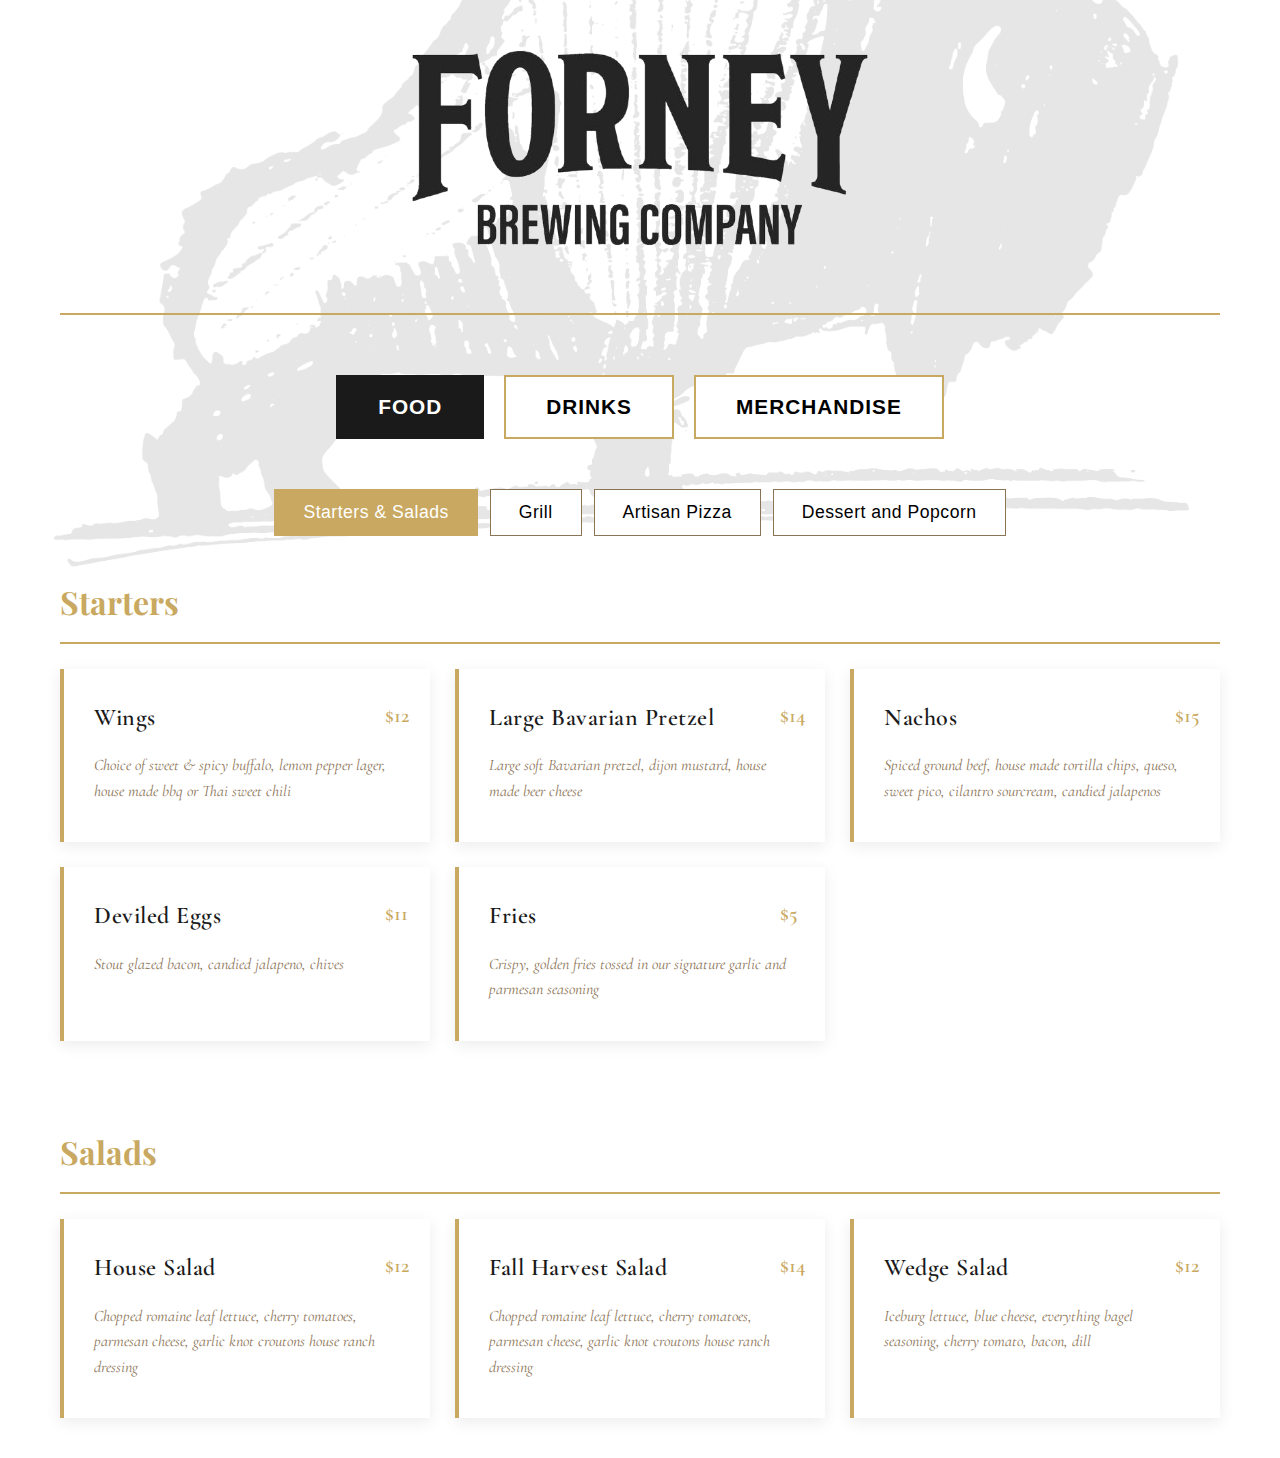
<file: menu.html>
<!DOCTYPE html>
<html lang="en">
<head>
    <meta charset="UTF-8">
    <meta name="viewport" content="width=device-width, initial-scale=1.0">
    <title>FBC Menu</title>
    <link href="https://fonts.googleapis.com/css2?family=Playfair+Display:wght@700;900&family=Cormorant+Garamond:wght@300;400;600&display=swap" rel="stylesheet">
    <link href="default.css" rel="stylesheet" type="text/css">
    <style>
        body {
            background-image: url(FBC_Logo_Buffalo.png); /* Link to your image */
            background-repeat: no-repeat;           /* Prevents the image from tiling */
            background-size: cover;                 /* Stretches image to fill the screen */
            background-attachment: fixed;           /* Keeps background still while scrolling */
            background-position: bottom;             /* Centers the image */
            background-color: rgba(255, 255, 255, 0.9); /* Fallback color with slight transparency */
            background-blend-mode: lighten;         /* Blends the background color with the image */
        }
</style>
</head>
<body>
    <div class="container">
        <header>
            <img src="FBC_LOGO.png" alt="Forney Brewing Company" style="max-width: 500px; width: 100%; height: auto; margin-bottom: 20px;">
            <!-- <p class="tagline">Crafted with passion, served with pride</p> -->
        </header>

        <div class="main-tabs">
            <button class="main-tab active" data-section="food">Food</button>
            <button class="main-tab" data-section="drinks">Drinks</button>
            <button class="main-tab" data-section="merchandise">Merchandise</button>
        </div>

        <!-- FOOD SECTION -->
        <div class="main-content active" id="food">
            <div class="sub-tabs">
                <button class="sub-tab active" data-category="starters">Starters & Salads</button>
                <button class="sub-tab" data-category="grill">Grill</button>
                <button class="sub-tab" data-category="pizza">Artisan Pizza</button>
                <button class="sub-tab" data-category="dessert">Dessert and Popcorn</button>
            </div>
        <!-- Starters -->
            <div class="menu-items active" id="starters">
                <div style="grid-column: 1 / -1; margin-bottom: 20px;">
                    <h2 style="font-family: 'Playfair Display', serif; font-size: 2rem; color: var(--secondary); margin-bottom: 25px; padding-bottom: 15px; border-bottom: 2px solid var(--secondary);">Starters</h2>
                    <div style="display: grid; grid-template-columns: repeat(auto-fit, minmax(300px, 1fr)); gap: 25px;">
                
                <div class="menu-item">
                    <div class="menu-item-title-price">
                        <div class="item-name">Wings</div>
                        <div class="item-price">$12</div>
                    </div>
                    <div class="menu-item-description">Choice of sweet & spicy buffalo, lemon pepper lager, house made bbq or Thai sweet chili</div>
                    
                </div>
                <div class="menu-item">
                    <div class="menu-item-title-price">
                        <div class="item-name">Large Bavarian Pretzel</div>
                        <div class="item-price">$14</div>
                    </div>
                    <div class="menu-item-description">Large soft Bavarian pretzel, dijon mustard, house made beer cheese</div>
                </div>
                <div class="menu-item">
                    <div class="menu-item-title-price">
                        <div class="item-name">Nachos</div>
                        <div class="item-price">$15</div>
                    </div>
                    <div class="menu-item-description">Spiced ground beef, house made tortilla chips, queso, sweet pico, cilantro sourcream, candied jalapenos</div>
                </div>
                <div class="menu-item">
                    <div class="menu-item-title-price">
                        <div class="item-name">Deviled Eggs</div>
                        <div class="item-price">$11</div>
                    </div>
                    <div class="menu-item-description">Stout glazed bacon, candied jalapeno, chives</div>
                </div>
                <div class="menu-item">
                    <div class="menu-item-title-price">
                        <div class="item-name">Fries</div>
                        <div class="item-price">$5</div>
                    </div>
                    <div style="font-size: 1rem; color: var(--accent); margin: 8px 0; font-style: italic;">Crispy, golden fries tossed in our signature garlic and parmesan seasoning</div>
                </div>
                </div>
                </div>
        <!-- Salads -->
                <div style="grid-column: 1 / -1; margin-top: 40px;">
                    <h2 style="font-family: 'Playfair Display', serif; font-size: 2rem; color: var(--secondary); margin-bottom: 25px; padding-bottom: 15px; border-bottom: 2px solid var(--secondary);">Salads</h2>
                    <div style="display: grid; grid-template-columns: repeat(auto-fit, minmax(300px, 1fr)); gap: 25px;">
                <div class="menu-item">
                    <div class="menu-item-title-price">
                        <div class="item-name">House Salad</div>
                        <div class="item-price">$12</div>
                    </div>    
                    <div class="menu-item-description">Chopped romaine leaf lettuce, cherry tomatoes, parmesan cheese, garlic knot croutons house ranch dressing</div>
                </div>
                <div class="menu-item">
                    <div class="menu-item-title-price">
                        <div class="item-name">Fall Harvest Salad</div>
                        <div class="item-price">$14</div>
                    </div>
                    <div class="menu-item-description">Chopped romaine leaf lettuce, cherry tomatoes, parmesan cheese, garlic knot croutons house ranch dressing</div>
                </div>
                <div class="menu-item">
                    <div class="menu-item-title-price">
                        <div class="item-name">Wedge Salad</div>
                        <div class="item-price">$12</div>
                    </div>
                    <div class="menu-item-description">Iceburg lettuce, blue cheese, everything bagel seasoning, cherry tomato, bacon, dill</div>
                </div>
                    </div>
                </div>
            </div>
        <!-- GRILL -->
            <div class="menu-items" id="grill">
                <div style="grid-column: 1 / -1; margin-bottom: 20px;">
        <!-- Burgers and Sandwiches -->
                    <h2 style="font-family: 'Playfair Display', serif; font-size: 2rem; color: var(--secondary); margin-bottom: 25px; padding-bottom: 15px; border-bottom: 2px solid var(--secondary);">Burgers and Sandwiches</h2>
                    <div style="display: grid; grid-template-columns: repeat(auto-fit, minmax(300px, 1fr)); gap: 25px;"> 
                <div class="menu-item">
                    <div class="menu-item-title-price">
                        <div class="item-name">Classic Smash Burger</div>
                        <div class="item-price">$15</div>
                    </div>
                    <div class="menu-item-description">Smash patty, American cheese, burger sauce, lettuce, tomato, red onions, pickles, garlic butter bun and fries</div>
                </div>
                <div class="menu-item">
                    <div class="menu-item-title-price">
                        <div class="item-name">Brew Smash Burger</div>
                        <div class="item-price">$16</div>
                    </div>
                    <div class="menu-item-description">Smash patty, cheddar, ale bacon onion jam, garlic butter bun and fries</div>
                </div>
                <div class="menu-item">
                    <div class="menu-item-title-price">
                        <div class="item-name">Boat to Miami (Cuban)</div>
                        <div class="item-price">$16</div>
                    </div>
                    <div class="menu-item-description">Smoked mojo pork shoulder, ham, swiss, dijon, pickles, grilled hoagie roll, fries</div>
                </div>
                <div class="menu-item">
                    <div class="menu-item-title-price">
                        <div class="item-name">Italian Beef</div>
                        <div class="item-price">$18</div>
                    </div>
                    <div class="menu-item-description">Slow roasted beef, mayo, giardiniera, au jus, hoagie roll, fries</div>
                </div>
            </div>
            </div>
        <!-- Chicken -->
                <div style="grid-column: 1 / -1; margin-bottom: 20px;">
                    <h2 style="font-family: 'Playfair Display', serif; font-size: 2rem; color: var(--secondary); margin-bottom: 25px; padding-bottom: 15px; border-bottom: 2px solid var(--secondary);">Chicken</h2>
                    <div style="display: grid; grid-template-columns: repeat(auto-fit, minmax(300px, 1fr)); gap: 25px;">                
                
                
                <div class="menu-item">
                    <div class="menu-item-title-price"> 
                        <div class="item-name">Jo. Will Eat Chicken Sandwich</div>
                        <div class="item-price">$20</div>
                    </div>
                    <div class="menu-item-description">Two sweet heat buttermilk fried chicken breasts, house ranch, bacon, pickles, garlic butter bun and fries</div>
                </div>
                <div class="menu-item">
                    <div class="menu-item-title-price">
                        <div class="item-name">Crispy Chicken Sandwich </div>
                        <div class="item-price">$15</div>
                    </div>                    
                    <div class="menu-item-description">Buttermilk fried chicken, house ranch, pickles, garlic butter bun and fries</div>
                    <div class="menu-item-description" style="color: #d32f2f;">Make it Forney Hot</div>
                </div>
                <div class="menu-item">
                    <div class="menu-item-title-price">
                        <div class="item-name">Tossed Chicken Tenders</div>
                        <div class="item-price">$15</div>
                    </div>
                    <div class="menu-item-description">Choice of sweet & spicy buffalo, lemon pepper lager, house made bbq or Thai sweet chili</div>
                </div>
                    </div>
                </div>
        <!-- Kids Menu -->
                <div style="grid-column: 1 / -1; margin-bottom: 20px;">
                    <h2 style="font-family: 'Playfair Display', serif; font-size: 2rem; color: var(--secondary); margin-bottom: 25px; padding-bottom: 15px; border-bottom: 2px solid var(--secondary);">Kids</h2>
                    <div style="display: grid; grid-template-columns: repeat(auto-fit, minmax(300px, 1fr)); gap: 25px;">
                <div class="menu-item">
                    <div class="menu-item-title-price">
                        <div class="item-name">Child Burger</div>
                        <div class="item-price">$10</div>
                    </div>
                    <div class="menu-item-description">Smash patty, American cheese, pickles, and fries</div>
                </div>
                <div class="menu-item">
                    <div class="menu-item-title-price">
                        <div class="item-name">Child Chicken Tenders</div>
                        <div class="item-price">$10</div>
                    </div>
                    <div class="menu-item-description">Three Fried Chicken Tenders and Fries</div>
                </div>
                    </div>
                </div>    
            </div>
        <!-- PIZZA SECTION -->
            <div class="menu-items" id="pizza">
                <div class="menu-item">
                    <div class="menu-item-title-price">
                        <div class="item-name">Cheese</div>
                        <div class="item-price">$15</div>
                    </div>
                    <div class="menu-item-description">Crushed san marzanno tomato, mozzarella</div>
                </div>
                <div class="menu-item">
                    <div class="menu-item-title-price">
                        <div class="item-name">Margherita</div>
                        <div class="item-price">$15</div>
                    </div>
                    <div class="menu-item-description">Fresh mozzarella, basil, and tomato sauce</div>
                </div>                
                <div class="menu-item">
                    <div class="menu-item-title-price">
                        <div class="item-name">Pepperoni</div>
                        <div class="item-price">$16</div>
                    </div>
                    <div class="menu-item-description">Crushed san marzano tomato, pepperoni, mozzarella</div>
                </div>
                <div class="menu-item">
                    <div class="menu-item-title-price">
                        <div class="item-name">Chicken Pesto</div>
                        <div class="item-price">$17</div>
                    </div>
                    <div class="menu-item-description">House made alfredo sauce, mozzarella, grilled chicken, red onion, texas pecan pesto</div>
                </div>
                <div class="menu-item">
                    <div class="menu-item-title-price">
                        <div class="item-name">Forney Hot</div>
                        <div class="item-price">$17</div>
                    </div>
                    <div class="menu-item-description">Crushed san marzanno tomato, crisp chicken, pickles, mozzarella, "Forney Hot" sauce</div>
                </div>
            </div>
        <!-- DESSERT SECTION -->
            <div class="menu-items" id="dessert">
                <div class="menu-item">
                    <div class="menu-item-title-price">
                        <div class="item-name">Sticky Toffee Pudding</div>
                        <div class="item-price">$13</div>
                    </div>
                    <div class="menu-item-description">Succulent date cake soaked with a stout toffee sauce topped with vanilla ice cream and candied pecans</div>
                </div>
                <div class="menu-item">
                    <div class="menu-item-title-price">
                        <div class="item-name">Dark Chocolate Chunk Brownie</div>
                        <div class="item-price">$13</div>
                    </div>
                    <div class="menu-item-description">Rich dark chocolate brownie, topped with toffee sauce and vanilla ice cream</div>
                </div>
            </div>
        </div>

        <!-- DRINKS SECTION -->
        <div class="main-content" id="drinks">
            <div class="sub-tabs">
                <button class="sub-tab active" data-category="beers">Beers</button>
                <button class="sub-tab" data-category="cocktails">Cocktails</button>
                <button class="sub-tab" data-category="wine">Wine</button>
                <button class="sub-tab" data-category="soft-drinks">NA Drinks</button>
            </div>

            <div class="menu-items active" id="beers">
                <div style="grid-column: 1 / -1; margin-bottom: 20px;">
                    <h2 style="font-family: 'Playfair Display', serif; font-size: 2rem; color: var(--secondary); margin-bottom: 25px; padding-bottom: 15px; border-bottom: 2px solid var(--secondary);">House Beers</h2>
                    <div style="display: grid; grid-template-columns: repeat(auto-fit, minmax(300px, 1fr)); gap: 25px;">
                        
                        <div  class="menu-item">
                            <div class="menu-item-title-price">
                                <div class="item-name">American Light Lager</div>
                                <div class="item-price">$6</div>
                            </div>
                            <div class="item-description-beer">4.6% ABV | 3.5 IBU</div>
                            </div>                        
                        <div class="menu-item">
                            <div class="menu-item-title-price">
                                <div class="item-name">Hefeweizen</div>
                                <div class="item-price">$6</div>
                            </div>
                            <div class="item-description-beer">4.6% ABV | 9 IBU</div>
                        </div>
                        <div class="menu-item">
                            <div class="menu-item-title-price">
                                <div class="item-name">Mexican Lager</div>
                                <div class="item-price">$6</div>
                            </div>
                            <div class="item-description-beer">5% ABV | 3.5 IBU</div>
                        </div>
                        <div class="menu-item">                            
                            <div class="menu-item-title-price">
                                <div class="item-name">Amber Lager</div>
                                <div class="item-price">$6</div>
                            </div>
                            <div class="item-description-beer">5.9% ABV | 19 IBU</div>
                        </div>
                        <div class="menu-item">
                             <div class="menu-item-title-price">
                                <div class="item-name">Hoppy Brown Ale</div>
                                <div class="item-price">$6</div>
                            </div>
                            <div class="item-description-beer">5.7% ABV | 30 IBU</div>
                        </div>
                        <div class="menu-item">
                            <div class="menu-item-title-price">
                                <div class="item-name">Oktoberfest</div>
                                <div class="item-price">$7</div>
                            </div>
                            <div class="item-description-beer">5.6% ABV | 2.2 IBU</div>
                        </div>
                        <div class="menu-item">
                            <div class="menu-item-title-price">
                                <div class="item-name">Stout</div>
                                <div class="item-price">$7</div>
                            </div>
                            <div class="item-description-beer">7.2% ABV | 3.7 IBU</div>
                        </div>
                        <div class="menu-item">
                            <div class="menu-item-title-price">
                                <div class="item-name">Czech Pilsner</div>
                                <div class="item-price">$7</div>
                            </div>
                            <div class="item-description-beer">5% ABV | 12 IBU</div>
                        </div>
                        <div class="menu-item">
                            <div class="menu-item-title-price">
                                <div class="item-name">Hazy IPA</div>
                                <div class="item-price">$9</div>
                            </div>
                            <div class="item-description-beer">6.8% ABV | 25 IBU</div>
                        </div>
                        <div class="menu-item">
                            <div class="menu-item-title-price">
                                <div class="item-name">Juicy IPA</div>
                                <div class="item-price">$9</div>
                            </div>
                            <div class="item-description-beer">5.6% ABV | 10 IBU</div>
                        </div>
                        <div class="menu-item">
                            <div class="menu-item-title-price">
                                <div class="item-name">Flight</div>
                                <div class="item-price">$11</div>
                            </div>
                            <div class="menu-item-beer-description">
                                <div class="item-description-beer">Pick Any 4 Beers on Tap</div>
                                
                            </div>
                        </div>
                    </div>
                </div>

                <div style="grid-column: 1 / -1; margin-top: 40px;">
                    <h2 style="font-family: 'Playfair Display', serif; font-size: 2rem; color: var(--secondary); margin-bottom: 25px; padding-bottom: 15px; border-bottom: 2px solid var(--secondary);">Guest Beers</h2>
                    
                    <h3 style="font-family: 'Playfair Display', serif; font-size: 1.5rem; color: var(--accent); margin: 30px 0 20px 0; font-weight: 600;">Manhattan Project</h3>
                    <div style="display: grid; grid-template-columns: repeat(auto-fit, minmax(300px, 1fr)); gap: 25px; margin-bottom: 30px;">
                        <div class="menu-item">
                            <div class="menu-item-title-price">
                                <div class="item-name">Plutonium-239</div>
                                <div class="item-price">$6</div>
                            </div>
                            <div class="item-description-beer">6.2% ABV | 25 IBU</div>
                        </div>
                        <div class="menu-item">
                            <div class="menu-item-title-price">
                                <div class="item-name">Hoppenheimer</div>
                                <div class="item-price">$7</div>
                            </div>
                            <div class="item-description-beer">7.4 ABV | 68 IBU</div>
                        </div>
                        <div class="menu-item">
                            <div class="menu-item-title-price">
                                <div class="item-name">Bikini Atoll</div>
                                <div class="item-price">$7</div>
                            </div>
                            <div class="item-description-beer">5.3% ABV | 6 IBU</div>
                        </div>
                        <div class="menu-item">
                            <div class="menu-item-title-price">
                                <div class="item-name">Peace Keeper</div>
                                <div class="item-price">$7</div>
                            </div>
                            <div class="item-description-beer">5.2% ABV | NA IBU</div>
                        </div>
                        <div class="menu-item">
                            <div class="menu-item-title-price">
                                <div class="item-name">Wise Monkeys</div>
                                <div class="item-price">$9</div>
                            </div>
                            <div class="item-description-beer">10% ABV | 30 IBU</div>
                        </div>
                        <div class="menu-item">
                            <div class="menu-item-title-price">
                                <div class="item-name">Double Half-Life</div>
                                <div class="item-price">$9</div>
                            </div>
                            <div class="item-description-beer">8% ABV | 50 IBU</div>
                        </div>
                    </div>

                    <h3 style="font-family: 'Playfair Display', serif; font-size: 1.5rem; color: var(--accent); margin: 30px 0 20px 0; font-weight: 600;">Armor Brewing</h3>
                    <div style="display: grid; grid-template-columns: repeat(auto-fit, minmax(300px, 1fr)); gap: 25px; margin-bottom: 30px;">
                        <div class="menu-item">
                            <div class="menu-item-title-price">
                                <div class="item-name">Blood Orange Gose</div>
                                <div class="item-price">$6</div>
                            </div>
                            <div class="item-description-beer">4.6% ABV</div>
                        </div>
                    </div>

                    <h3 style="font-family: 'Playfair Display', serif; font-size: 1.5rem; color: var(--accent); margin: 30px 0 20px 0; font-weight: 600;">Canned Ciders</h3>
                    <div style="display: grid; grid-template-columns: repeat(auto-fit, minmax(300px, 1fr)); gap: 25px;">
                        <div class="menu-item">
                            <div class="menu-item-title-price">
                                <div class="item-name">Austin Eastciders</div>
                                <div class="item-price">$5</div>
                            </div>
                            <div class="item-description-beer">5% ABV</div>
                        </div>
                        <div class="menu-item">
                            <div class="menu-item-title-price">
                                <div class="item-name">Austin Eastciders Blood Orange</div>
                                <div class="item-price">$6</div>
                            </div>
                            <div class="item-description-beer">5% ABV</div>
                        </div>
                    </div>
                </div>
            </div>

            <div class="menu-items" id="cocktails">
                <div class="menu-item">
                    <div class="menu-item-title-price">
                        <div class="item-name">Margarita</div>
                        <div class="item-price">$10</div>
                    </div>
                    <div class="menu-item-description">Tangy lime and smooth tequila served over ice with a classic salt or Tajín rim.</div>
                </div>
                <div class="menu-item">
                    <div class="menu-item-title-price">
                        <div class="item-name">House Margarita</div>
                        <div class="item-price">$15</div>
                    </div>
                    <div class="menu-item-description">Our signature house blend; tart, refreshing, and perfectly balanced.</div>
                </div>
                <div class="menu-item">
                    <div class="menu-item-title-price">
                        <div class="item-name">Old Fashioned</div>
                        <div class="item-price">$12</div>
                    </div>
                    <div class="menu-item-description">A timeless classic with Redwood Empire bourbon, bitters, sugar, and a twist of citrus.</div>
                    <div class="menu-item-title-price">
                        <div class="item-addon">Angels Envy</div>
                        <!-- NEEDS REVIEW -->
                        <div class="item-addon-price">$17</div>
                    </div>                         
                </div>
                <div class="menu-item">
                    <div class="menu-item-title-price">
                        <div class="item-name">Smoked Old Fashioned</div>
                        <div class="item-price">$15</div>
                    </div>
                    <div class="menu-item-description">Redwood Empire Whiskey infused with a hint of oak smoke. Bold, wood-forward, and exceptionally smooth.</div>
                    <div class="menu-item-title-price">
                        <div class="item-addon">Angels Envy</div>
                        <!-- NEEDS REVIEW -->
                        <div class="item-addon-price">$20</div>
                    </div>
                </div>
                <div class="menu-item">
                    <div class="menu-item-title-price">
                        <div class="item-name">Tequila Sunrise</div>
                        <div class="item-price">$15</div>
                    </div>
                    <div class="menu-item-description">A vibrant blend of tequila, orange juice, and grenadine, garnished with an orange slice.</div>
                </div>
                <div class="menu-item">
                    <div class="menu-item-title-price">
                        <div class="item-name">Vodka Mojito</div>
                        <div class="item-price">$15</div>
                    </div>
                    <div class="menu-item-description">A refreshing mix of vodka, fresh mint, lime juice, simple syrup, and club soda.</div>
                </div>
                <div class="menu-item">
                    <div class="menu-item-title-price">
                        <div class="item-name">Vodka Peach Tea</div>
                        <div class="item-price">$15</div>
                    </div>
                    <div class="menu-item-description">A southern-inspired cocktail with vodka, peach schnapps, iced tea, and a hint of lemon.</div>
                </div>
            </div>

            <div class="menu-items" id="wine">
                <div class="menu-item">
                    <div class="menu-item-title-price">
                        <div class="item-name">14 Hands Chardonnay</div>
                        <div class="item-price">$12</div>
                    </div>
                    <div class="menu-item-description">Light-bodied, Washington State white wine featuring bright aromas of melon, apple, and pear with subtle floral notes</div>
                </div>
                <div class="menu-item">
                    <div class="menu-item-title-price">
                        <div class="item-name">Oyster Bay Sauvignon Blanc</div>
                        <div class="item-price">$12</div>
                    </div>
                    <div class="menu-item-description">World-renowned, cool-climate New Zealand white wine, celebrated for its vibrant, zesty, and aromatic profile</div>
                </div>
                <div class="menu-item">
                    <div class="menu-item-title-price">
                        <div class="item-name">Bread & Butter Cabernet Sauvignon</div>
                        <div class="item-price">$12</div>
                    </div>
                    <div class="menu-item-description">Rich and velvety California red wine, known for its luscious dark fruit flavors and smooth tannins</div>
                </div>
                <div class="menu-item">
                    <div class="menu-item-title-price">
                        <div class="item-name">Murphy-Goode Pinot Noir</div>
                        <div class="item-price">$12</div>
                    </div>
                    <div class="menu-item-description">Elegant and medium-bodied California red wine, celebrated for its bright cherry flavors and silky texture</div>
                </div>
            </div>

            <div class="menu-items" id="soft-drinks">

            <div style="grid-column: 1 / -1; margin-bottom: 20px;">
            <h2 style="font-family: 'Playfair Display', serif; font-size: 2rem; color: var(--secondary); margin-bottom: 25px; padding-bottom: 15px; border-bottom: 2px solid var(--secondary);">Soft Drink Cans - $3</h2>
            <div style="display: grid; grid-template-columns: repeat(auto-fit, minmax(300px, 1fr)); gap: 25px;">
                <div class="menu-item">
                    <div class="menu-item-title-price">
                        <div class="item-name">Coke</div>
                        <!-- <div class="item-price">$3</div> -->
                    </div>
                </div>
                <div class="menu-item">
                    <div class="menu-item-title-price">
                        <div class="item-name">Diet Coke</div>
                        <!-- <div class="item-price">$3</div> -->
                    </div>
                </div>
                <div class="menu-item">
                    <div class="menu-item-title-price">
                        <div class="item-name">Dr. Pepper</div>
                        <!-- <div class="item-price">$3</div> -->
                    </div>
                </div>
                <div class="menu-item">
                    <div class="menu-item-title-price">
                        <div class="item-name">Dr. Pepper Zero</div>
                        <!-- <div class="item-price">$3</div> -->
                    </div>
                </div>
                <div class="menu-item">
                    <div class="menu-item-title-price">
                        <div class="item-name">Sprite</div>
                        <!-- <div class="item-price">$3</div> -->
                    </div>
                </div>
            </div>
            </div>

            <div style="grid-column: 1 / -1; margin-bottom: 20px;">
            <h2 style="font-family: 'Playfair Display', serif; font-size: 2rem; color: var(--secondary); margin-bottom: 25px; padding-bottom: 15px; border-bottom: 2px solid var(--secondary);">Tea - $3 (Free refills)</h2>
            <div style="display: grid; grid-template-columns: repeat(auto-fit, minmax(300px, 1fr)); gap: 25px;">
                <div class="menu-item">
                    <div class="menu-item-title-price">
                        <div class="item-name">Sweet Tea</div>
                        <!-- <div class="item-price">$3</div> -->
                    </div>
                </div>
                <div class="menu-item">
                    <div class="menu-item-title-price">
                        <div class="item-name">UnSweet Tea</div>
                        <!-- <div class="item-price">$3</div> -->
                    </div>
                </div>
            </div>
        </div>

        <!-- MERCHANDISE SECTION -->
        <div class="main-content" id="merchandise">
            <div class="coming-soon">Coming Soon</div>
        </div>
    </div>

    <script>
        // Main section tabs
        const mainTabs = document.querySelectorAll('.main-tab');
        const mainContents = document.querySelectorAll('.main-content');

        mainTabs.forEach(tab => {
            tab.addEventListener('click', () => {
                const section = tab.dataset.section;
                
                // Update main tabs
                mainTabs.forEach(t => t.classList.remove('active'));
                tab.classList.add('active');
                
                // Update main content
                mainContents.forEach(content => content.classList.remove('active'));
                document.getElementById(section).classList.add('active');
                
                // Reset sub-tabs to first one
                const activeSection = document.getElementById(section);
                const subTabs = activeSection.querySelectorAll('.sub-tab');
                const menuItems = activeSection.querySelectorAll('.menu-items');
                
                if (subTabs.length > 0) {
                    subTabs.forEach(st => st.classList.remove('active'));
                    subTabs[0].classList.add('active');
                    
                    menuItems.forEach(mi => mi.classList.remove('active'));
                    menuItems[0].classList.add('active');
                }
            });
        });

        // Sub-category tabs
        document.addEventListener('click', (e) => {
            if (e.target.classList.contains('sub-tab')) {
                const category = e.target.dataset.category;
                const parentSection = e.target.closest('.main-content');
                
                // Update sub-tabs
                const subTabs = parentSection.querySelectorAll('.sub-tab');
                subTabs.forEach(st => st.classList.remove('active'));
                e.target.classList.add('active');
                
                // Update menu items
                const menuItems = parentSection.querySelectorAll('.menu-items');
                menuItems.forEach(mi => mi.classList.remove('active'));
                parentSection.querySelector(`#${category}`).classList.add('active');
            }
        });
    </script>
</body>
</html>
</file>
<file: default.css>
:root {
    --primary: #1a1a1a;
    --secondary: #c9a961;
    --accent: #8b7355;
    --bg: #faf8f3;
    --text: #2d2d2d;
    --card-bg: #ffffff;
    --shadow: rgba(0, 0, 0, 0.08);
}

* {
    margin: 0;
    padding: 0;
    box-sizing: border-box;
}

body {
    font-family: 'Cormorant Garamond', serif;
    background: var(--bg);
    color: var(--text);
    line-height: 1.6;
    min-height: 100vh;
    background-image: 
        radial-gradient(circle at 20% 20%, rgba(201, 169, 97, 0.03) 0%, transparent 50%),
        radial-gradient(circle at 80% 80%, rgba(139, 115, 85, 0.03) 0%, transparent 50%);
}

.container {
    max-width: 1200px;
    margin: 0 auto;
    padding: 40px 20px;
}

header {
    text-align: center;
    margin-bottom: 60px;
    padding-bottom: 30px;
    border-bottom: 2px solid var(--secondary);
    animation: fadeInDown 0.8s ease-out;
}

h1 {
    font-family: 'Playfair Display', serif;
    font-size: 4rem;
    font-weight: 900;
    color: var(--primary);
    letter-spacing: 2px;
    margin-bottom: 10px;
}

.tagline {
    font-size: 1.2rem;
    color: var(--accent);
    font-weight: 300;
    font-style: italic;
}

.main-tabs {
    display: flex;
    justify-content: center;
    gap: 20px;
    margin-bottom: 50px;
    flex-wrap: wrap;
    animation: fadeInUp 0.8s ease-out 0.2s both;
}

.main-tab {
    background: var(--card-bg);
    border: 2px solid var(--secondary);
    padding: 18px 40px;
    font-size: 1.3rem;
    font-weight: 600;
    cursor: pointer;
    transition: all 0.4s cubic-bezier(0.4, 0, 0.2, 1);
    letter-spacing: 1px;
    text-transform: uppercase;
    position: relative;
    overflow: hidden;
}

.main-tab::before {
    content: '';
    position: absolute;
    top: 0;
    left: -100%;
    width: 100%;
    height: 100%;
    background: linear-gradient(90deg, transparent, rgba(201, 169, 97, 0.2), transparent);
    transition: left 0.6s;
}

.main-tab:hover::before {
    left: 100%;
}

.main-tab:hover {
    background: var(--secondary);
    color: white;
    transform: translateY(-3px);
    box-shadow: 0 10px 25px var(--shadow);
}

.main-tab.active {
    background: var(--primary);
    color: white;
    border-color: var(--primary);
}

.main-content {
    display: none;
    animation: fadeIn 0.6s ease-out;
}

.main-content.active {
    display: block;
}

.sub-tabs {
    display: flex;
    gap: 12px;
    margin-bottom: 40px;
    flex-wrap: wrap;
    justify-content: center;
}

.sub-tab {
    background: var(--card-bg);
    border: 1px solid var(--accent);
    padding: 12px 28px;
    font-size: 1.1rem;
    font-weight: 400;
    cursor: pointer;
    transition: all 0.3s ease;
    letter-spacing: 0.5px;
}

.sub-tab:hover {
    background: var(--accent);
    color: white;
    transform: scale(1.05);
}

.sub-tab.active {
    background: var(--secondary);
    color: white;
    border-color: var(--secondary);
}

.menu-items {
    display: none;
    animation: slideInUp 0.5s ease-out;
}

.menu-items.active {
    display: grid;
    grid-template-columns: repeat(auto-fit, minmax(300px, 1fr));
    gap: 25px;
}

.menu-item {
    background: var(--card-bg);
    padding: 30px;
    border-left: 4px solid var(--secondary);
    box-shadow: 0 4px 15px var(--shadow);
    transition: all 0.4s ease;
    position: relative;
    overflow: hidden;
}

.menu-item::after {
    content: '';
    position: absolute;
    bottom: 0;
    left: 0;
    width: 0;
    height: 3px;
    background: var(--secondary);
    transition: width 0.4s ease;
}

.menu-item:hover {
    transform: translateX(8px);
    box-shadow: 0 8px 25px rgba(0, 0, 0, 0.12);
}

.menu-item:hover::after {
    width: 100%;
}
/* Remove After Update*/
.menu-item-beer-description {
    display: flex; /* Makes the children sit side by side */
    justify-content: space-between; /* Optional: adds space between the divs */
    gap: 20px; /* Optional: provides a consistent gap between elements */
}
.menu-item-title-price {
    display: flex; /* Makes the children sit side by side */
    justify-content: space-between; /* Optional: adds space between the divs */
    gap: 20px; /* Optional: provides a consistent gap between elements */
}
.menu-item-description{
    font-size: 1rem; 
    color: var(--accent); 
    margin: 8px 0; 
    font-style: italic;
}
.item-addon{
    font-size: 1rem; 
    color: var(--accent); 
    margin: 8px 0 0 0; 

}
.item-addon-price {
    font-size: 1rem;
    color: var(--secondary);
    /* font-weight: 600; */
    margin-left: auto;
    width: 5%;
}
.item-name {
    font-size: 1.5rem;
    font-weight: 600;
    color: var(--primary);
    margin-bottom: 8px;
    letter-spacing: 0.5px;
}
.item-description-beer {
    font-size: 1rem;
    color: var(--accent);
    margin: 8px 0;
    font-family: Arial, Helvetica, sans-serif;
}
.item-price {
    font-size: 1.3rem;
    color: var(--secondary);
    font-weight: 600;
    margin-left: auto;
    width: 5%;
}

.coming-soon {
    text-align: center;
    padding: 80px 20px;
    font-size: 1.8rem;
    color: var(--accent);
    font-style: italic;
}

@keyframes fadeIn {
    from {
        opacity: 0;
    }
    to {
        opacity: 1;
    }
}

@keyframes fadeInDown {
    from {
        opacity: 0;
        transform: translateY(-30px);
    }
    to {
        opacity: 1;
        transform: translateY(0);
    }
}

@keyframes fadeInUp {
    from {
        opacity: 0;
        transform: translateY(30px);
    }
    to {
        opacity: 1;
        transform: translateY(0);
    }
}

@keyframes slideInUp {
    from {
        opacity: 0;
        transform: translateY(20px);
    }
    to {
        opacity: 1;
        transform: translateY(0);
    }
}

@media (max-width: 768px) {
    h1 {
        font-size: 2.5rem;
    }

    .main-tab {
        padding: 15px 30px;
        font-size: 1.1rem;
    }

    .sub-tab {
        padding: 10px 20px;
        font-size: 1rem;
    }

    .menu-items.active {
        grid-template-columns: 1fr;
    }
}
</file>
